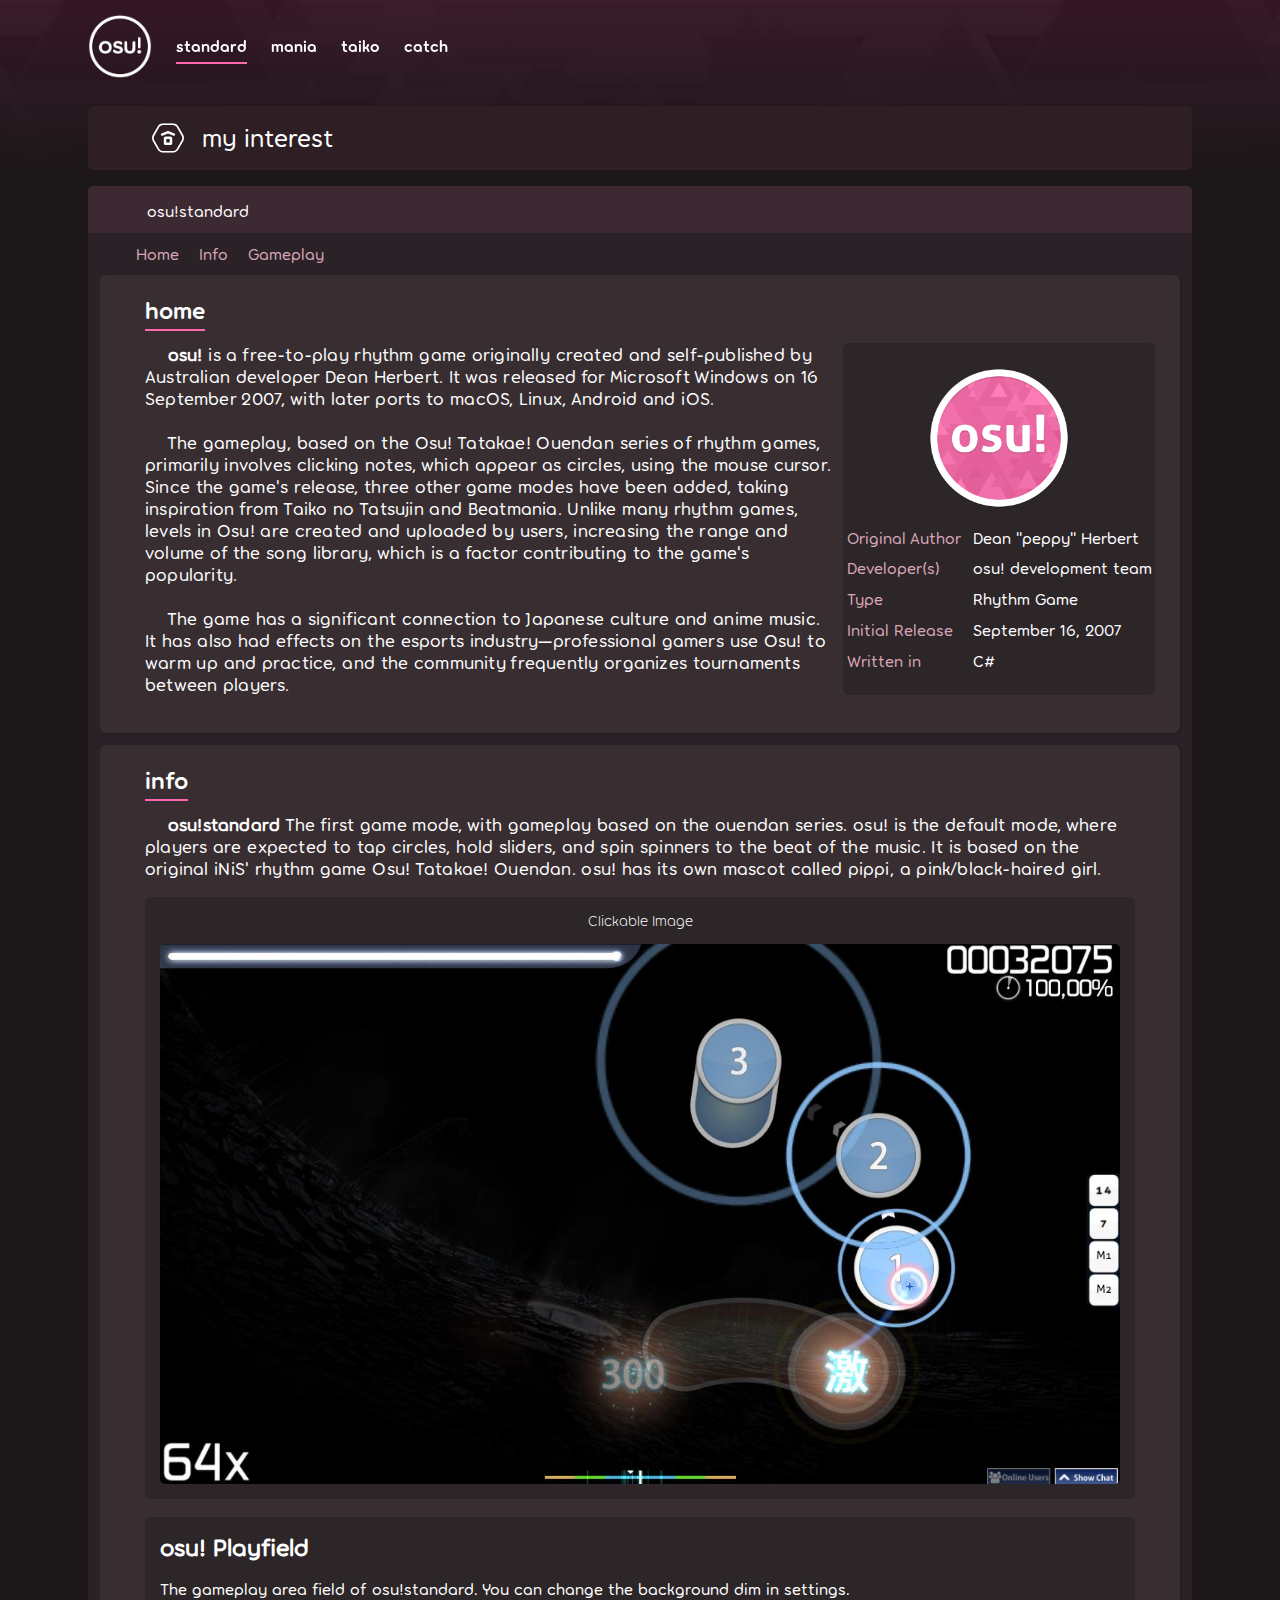
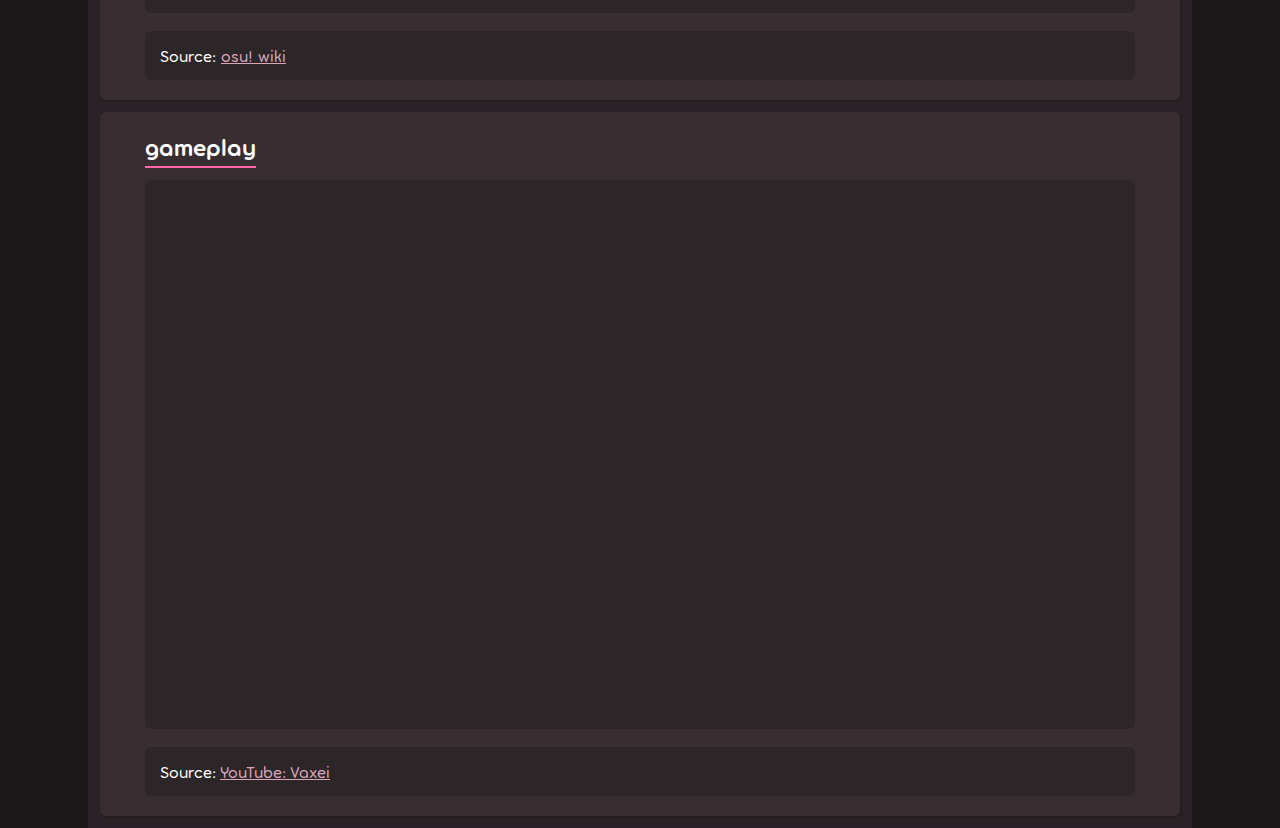
<file: index.html>
<!DOCTYPE html>
<html lang="en">
<head>
    <meta charset="UTF-8">
    <meta name="viewport" content="width=device-width, initial-scale=1.0">
    <title>osu! standard</title>
    <link rel="stylesheet" href="style.css">
</head>
<body>
    <header>
        <nav>
            <ul id="nav-bar">
                <li><img src="./images/logo.png" alt="Logo" id="header-logo"></li>
                <li class="nav-items" id="mode"><a href="index.html">standard</a></li>
                <li class="nav-items"><a href="mania.html">mania</a></li>
                <li class="nav-items"><a href="taiko.html">taiko</a></li>
                <li class="nav-items"><a href="catch.html">catch</a></li>
            </ul>
        </nav>
        <div class="main-page-header">
            <img src="home.svg" alt="home" class="home-logo">
            <p class="main-page-header-text">my interest</p>
        </div>
    </header>
    <main class="main-page">
        <div class="main-page-subheader">
            <p>osu!standard</p>
        </div>
        <section class="main-osu-page">
            <nav>
                <ul>
                    <li><a href="#home" data-offset="41.5">Home</a></li>
                    <li><a href="#info" data-offset="41.5">Info</a></li>
                    <li><a href="#gameplay" data-offset="41.5">Gameplay</a></li>
                </ul>
            </nav>
            <article id="home">
                <h1 class="article-header">home</h1>
                <div id="home-details">
                    <p id="home-content">&nbsp;&nbsp;&nbsp;&nbsp;<b>osu!</b> is a free-to-play rhythm game originally created and self-published by Australian developer Dean Herbert. It was released for Microsoft Windows on 16 September 2007, with later ports to macOS, Linux, Android and iOS. <br><br>&nbsp;&nbsp;&nbsp;&nbsp;The gameplay, based on the Osu! Tatakae! Ouendan series of rhythm games, primarily involves clicking notes, which appear as circles, using the mouse cursor. Since the game's release, three other game modes have been added, taking inspiration from Taiko no Tatsujin and Beatmania. Unlike many rhythm games, levels in Osu! are created and uploaded by users, increasing the range and volume of the song library, which is a factor contributing to the game's popularity.<br><br>&nbsp;&nbsp;&nbsp;&nbsp;The game has a significant connection to Japanese culture and anime music. It has also had effects on the esports industry—professional gamers use Osu! to warm up and practice, and the community frequently organizes tournaments between players.</p>
                    <div id="home-links">
                        <a href="https://osu.ppy.sh/" target="_blank">
                            <img src="./images/osu-icon.png" id="home-osu-icon">
                        </a>
                        <table id="home-table">
                            <tr>
                                <td class="home-table-column-one">Original Author</td>
                                <td>&nbsp;&nbsp;Dean "peppy" Herbert</td>
                            </tr>
                            <tr>
                                <td class="home-table-column-one">Developer(s)</td>
                                <td>&nbsp;&nbsp;osu! development team</td>
                            </tr>
                            <tr>
                                <td class="home-table-column-one">Type</td>
                                <td>&nbsp;&nbsp;Rhythm Game</td>
                            </tr>
                            <tr>
                                <td class="home-table-column-one">Initial Release</td>
                                <td>&nbsp;&nbsp;September 16, 2007</td>
                            </tr>
                            <tr>
                                <td class="home-table-column-one">Written in</td>
                                <td>&nbsp;&nbsp;C#</td>
                            </tr>
                        </table>
                    </div>
                </div>
                <br>
            </article>
            <article id="info">
                <h1 class="article-header">info</h1>
                <p id="info-content">&nbsp;&nbsp;&nbsp;&nbsp;<b>osu!standard</b> The first game mode, with gameplay based on the ouendan series. osu! is the default mode, where players are expected to tap circles, hold sliders, and spin spinners to the beat of the music. It is based on the original iNiS' rhythm game Osu! Tatakae! Ouendan. osu! has its own mascot called pippi, a pink/black-haired girl.</p>
                <br>
                <div id="info-map">
                    <p style="font-size: 0.9rem; padding-bottom: 15px; font-family: Torus-Light;">Clickable Image</p>
                    <img src="./images/osu-gameplay.jpg" usemap="#image-map" alt="Map Image" id="info-image">
                    <map name="image-map">
                        <area target="" alt="Health Bar" title="Health Bar" href="javascript:void(0)" data-target="info" coords="1,1,490,29" shape="rect" onclick="updateInfoDisplay('Health Bar')">
                        <area target="" alt="Cursor" title="Cursor" href="javascript:void(0)" data-target="info" coords="735,327,762,357" shape="rect" onclick="updateInfoDisplay('Cursor')">
                        <area target="" alt="Score" title="Score" href="javascript:void(0)" data-target="info" coords="785,1,1111,31" shape="rect" onclick="updateInfoDisplay('Score')">
                        <area target="" alt="Accuracy" title="Accuracy" href="javascript:void(0)" data-target="info" coords="868,32,1111,54" shape="rect" onclick="updateInfoDisplay('Accuracy')">
                        <area target="" alt="Timer" title="Timer" href="javascript:void(0)" data-target="info" coords="830,32,864,54" shape="rect" onclick="updateInfoDisplay('Timer')">
                        <area target="" alt="Hit Judgement" title="Hit Judgement" href="javascript:void(0)" data-target="info" coords="436,409,501,448" shape="rect" onclick="updateInfoDisplay('Hit Judgement')">
                        <area target="" alt="Hit Judgement" title="Hit Judgement" href="javascript:void(0)" data-target="info" coords="666,409,708,449" shape="rect" onclick="updateInfoDisplay('Hit Judgement')">
                        <area target="" alt="Slider" title="Slider" href="javascript:void(0)" data-target="info" coords="530,70,640,200" shape="rect" onclick="updateInfoDisplay('Slider')">
                        <area target="" alt="Slider" title="Slider" href="javascript:void(0)" data-target="info" coords="487,358,714,482" shape="rect" onclick="updateInfoDisplay('Slider')">
                        <area target="" alt="Hit Circle" title="Hit Circle" href="javascript:void(0)" data-target="info" coords="681,165,759,251" shape="rect" onclick="updateInfoDisplay('Hit Circle')">
                        <area target="" alt="Hit Circle" title="Hit Circle" href="javascript:void(0)" data-target="info" coords="691,284,779,357" shape="rect" onclick="updateInfoDisplay('Hit Circle')">
                        <area target="" alt="Mouse/Keyboard Buttons" title="Mouse/Keyboard Buttons" href="javascript:void(0)" data-target="info" coords="928,229,958,361" shape="rect" onclick="updateInfoDisplay('Mouse/Keyboard Buttons')">
                        <area target="" alt="Combo" title="Combo" href="javascript:void(0)" data-target="info" coords="1,491,96,537" shape="rect" onclick="updateInfoDisplay('Combo')">
                        <area target="" alt="Unstable Rate" title="Unstable Rate" href="javascript:void(0)" data-target="info" coords="384,523,576,540" shape="rect" onclick="updateInfoDisplay('Unstable Rate')">
                        <area target="" alt="osu! Playfield" title="osu! Playfield" href="javascript:void(0)" data-target="info" coords="0,0,960,540" shape="rect" onclick="updateInfoDisplay('osu! Playfield')">
                    </map>
                </div>
                <br>
                <div id="info-details">
                    <b><p id="info-title">osu! Playfield</p></b><br>
                    <p id="info-display">The gameplay area field of osu!standard. You can change the background dim in settings.</p>
                </div>
                <br>
                <div id="info-source">
                    <p>Source: <a href="https://osu.ppy.sh/wiki/en/Game_mode/osu!" target="_blank" style="color: #D9A6B9;">osu! wiki</a></p> 
                </div>
            </article>
            <article id="gameplay">
                <h1 class="article-header">gameplay</h1>
                <div id="gameplay-video">
                    <iframe width="880" height="495" src="https://www.youtube.com/embed/RTBcxlUdOHI" title="8.6⭐ katayoku no tori // FC 735pp" frameborder="0" allow="accelerometer; autoplay; clipboard-write; encrypted-media; gyroscope; picture-in-picture; web-share" referrerpolicy="strict-origin-when-cross-origin" allowfullscreen></iframe>
                </div>
                <br>
                <div id="info-source">
                    <p>Source: <a href="https://youtu.be/RTBcxlUdOHI" target="_blank" style="color: #D9A6B9;">YouTube: Vaxei</a></p> 
                </div>
            </article>
        </section>
    </main>


    <script src="script.js"></script>
</body>
</html>
</file>
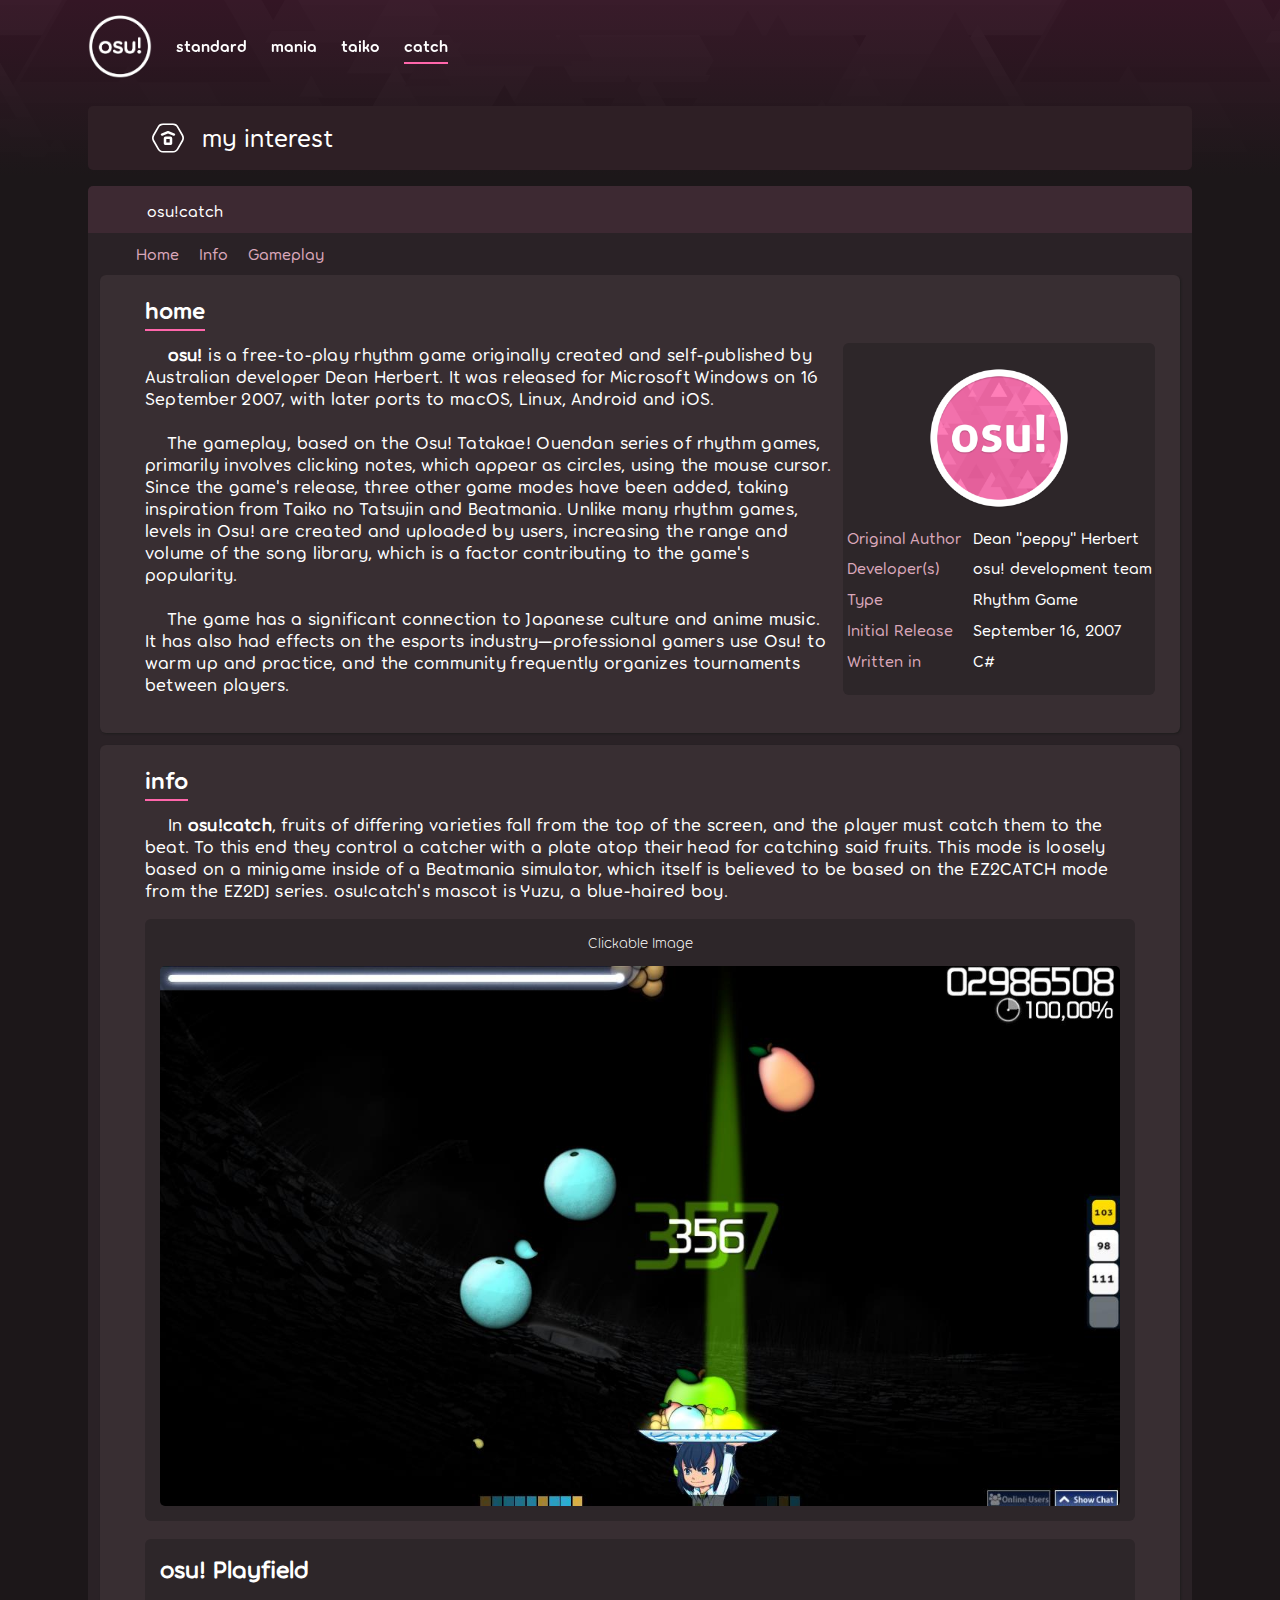
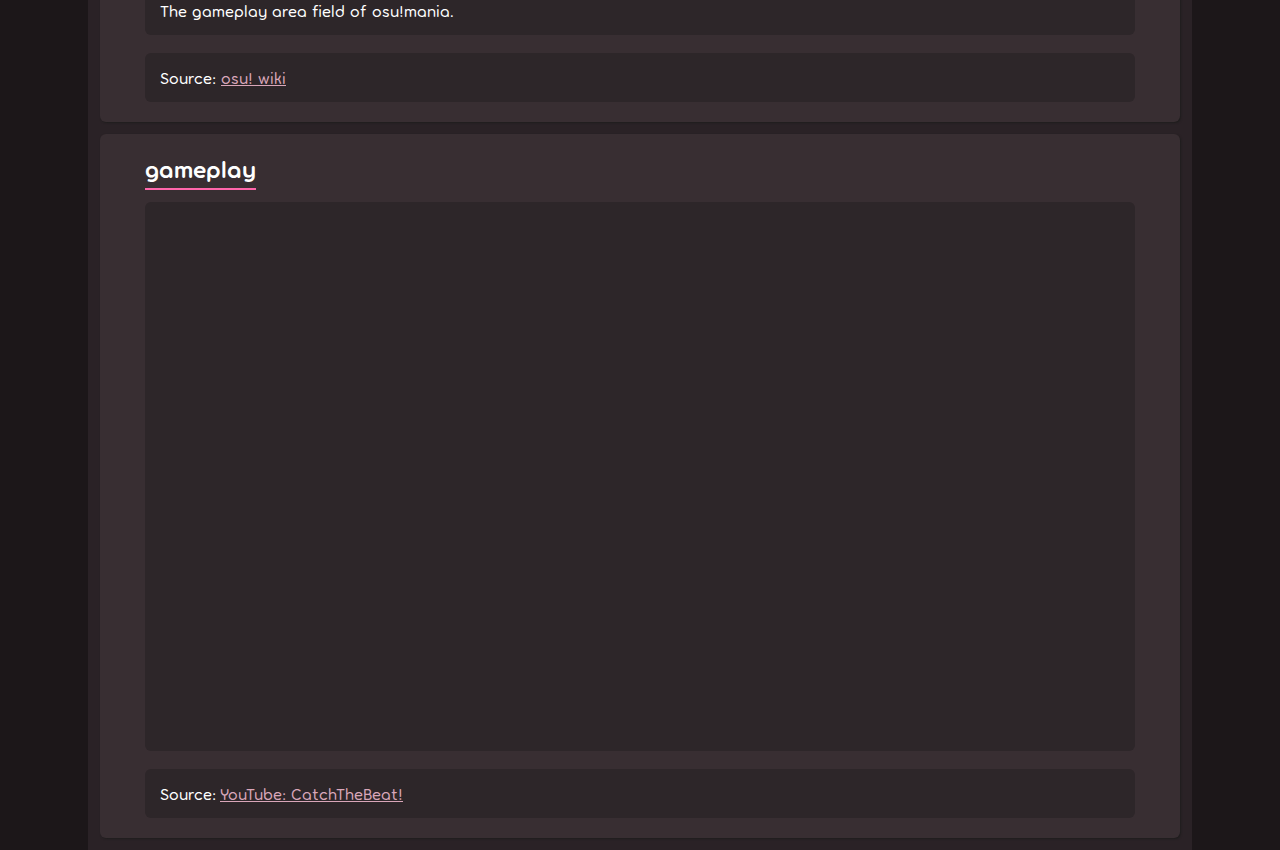
<file: catch.html>
<!DOCTYPE html>
<html lang="en">
<head>
    <meta charset="UTF-8">
    <meta name="viewport" content="width=device-width, initial-scale=1.0">
    <title>osu! catch</title>
    <link rel="stylesheet" href="style.css">
</head>
<body>
    <header>
        <nav>
            <ul id="nav-bar">
                <li><img src="./images/logo.png" alt="Logo" id="header-logo"></li>
                <li class="nav-items"><a href="index.html">standard</a></li>
                <li class="nav-items"><a href="mania.html">mania</a></li>
                <li class="nav-items"><a href="taiko.html">taiko</a></li>
                <li class="nav-items" id="mode"><a href="catch.html">catch</a></li>
            </ul>
        </nav>
        <div class="main-page-header">
            <img src="home.svg" alt="home" class="home-logo">
            <p class="main-page-header-text">my interest</p>
        </div>
    </header>
    <main class="main-page">
        <div class="main-page-subheader">
            <p>osu!catch</p>
        </div>
        <section class="main-osu-page">
            <nav>
                <ul>
                    <li><a href="#home" data-offset="41.5">Home</a></li>
                    <li><a href="#info" data-offset="41.5">Info</a></li>
                    <li><a href="#gameplay" data-offset="41.5">Gameplay</a></li>
                </ul>
            </nav>
            <article id="home">
                <h1 class="article-header">home</h1>
                <div id="home-details">
                    <p id="home-content">&nbsp;&nbsp;&nbsp;&nbsp;<b>osu!</b> is a free-to-play rhythm game originally created and self-published by Australian developer Dean Herbert. It was released for Microsoft Windows on 16 September 2007, with later ports to macOS, Linux, Android and iOS. <br><br>&nbsp;&nbsp;&nbsp;&nbsp;The gameplay, based on the Osu! Tatakae! Ouendan series of rhythm games, primarily involves clicking notes, which appear as circles, using the mouse cursor. Since the game's release, three other game modes have been added, taking inspiration from Taiko no Tatsujin and Beatmania. Unlike many rhythm games, levels in Osu! are created and uploaded by users, increasing the range and volume of the song library, which is a factor contributing to the game's popularity.<br><br>&nbsp;&nbsp;&nbsp;&nbsp;The game has a significant connection to Japanese culture and anime music. It has also had effects on the esports industry—professional gamers use Osu! to warm up and practice, and the community frequently organizes tournaments between players.</p>
                    <div id="home-links">
                        <a href="https://osu.ppy.sh/" target="_blank">
                            <img src="./images/osu-icon.png" id="home-osu-icon">
                        </a>
                        <table id="home-table">
                            <tr>
                                <td class="home-table-column-one">Original Author</td>
                                <td>&nbsp;&nbsp;Dean "peppy" Herbert</td>
                            </tr>
                            <tr>
                                <td class="home-table-column-one">Developer(s)</td>
                                <td>&nbsp;&nbsp;osu! development team</td>
                            </tr>
                            <tr>
                                <td class="home-table-column-one">Type</td>
                                <td>&nbsp;&nbsp;Rhythm Game</td>
                            </tr>
                            <tr>
                                <td class="home-table-column-one">Initial Release</td>
                                <td>&nbsp;&nbsp;September 16, 2007</td>
                            </tr>
                            <tr>
                                <td class="home-table-column-one">Written in</td>
                                <td>&nbsp;&nbsp;C#</td>
                            </tr>
                        </table>
                    </div>
                </div>
                <br>
            </article>
            <article id="info">
                <h1 class="article-header">info</h1>
                <p id="info-content">&nbsp;&nbsp;&nbsp;&nbsp;In <b>osu!catch</b>, fruits of differing varieties fall from the top of the screen, and the player must catch them to the beat. To this end they control a catcher with a plate atop their head for catching said fruits. This mode is loosely based on a minigame inside of a Beatmania simulator, which itself is believed to be based on the EZ2CATCH mode from the EZ2DJ series. osu!catch's mascot is Yuzu, a blue-haired boy.
                </p>
                <br>
                <div id="info-map">
                    <p style="font-size: 0.9rem; padding-bottom: 15px; font-family: Torus-Light;">Clickable Image</p>
                    <img src="./images/osu-catch-gameplay.jpg" usemap="#image-map" alt="Map Image" id="info-image">
                    <map name="image-map">
                        <area target="" alt="Health Bar" title="Health Bar" href="javascript:void(0)" data-target="info" coords="1,1,490,29" shape="rect" onclick="updateInfoDisplay('Health Bar')">
                        <area target="" alt="Score" title="Score" href="javascript:void(0)" data-target="info" coords="785,1,1111,31" shape="rect" onclick="updateInfoDisplay('Score')">
                        <area target="" alt="Accuracy" title="Accuracy" href="javascript:void(0)" data-target="info" coords="868,32,1111,54" shape="rect" onclick="updateInfoDisplay('Accuracy')">
                        <area target="" alt="Timer" title="Timer" href="javascript:void(0)" data-target="info" coords="830,32,864,54" shape="rect" onclick="updateInfoDisplay('Timer')">
                        <area target="" alt="Mouse/Keyboard Buttons" title="Mouse/Keyboard Buttons" href="javascript:void(0)" data-target="info" coords="928,229,958,361" shape="rect" onclick="updateInfoDisplay('Mouse/Keyboard Buttons')">
                        <area target="" alt="Combo" title="Combo" href="javascript:void(0)" data-target="info" coords="475,239,616,301" shape="rect" onclick="updateInfoDisplay('Combo')">
                        <area target="" alt="Unstable Rate" title="Unstable Rate" href="javascript:void(0)" data-target="info" coords="318,527,640,540" shape="rect" onclick="updateInfoDisplay('Unstable Rate ')">
                        <area target="" alt="Plate" title="Plate" href="javascript:void(0)" data-target="info" coords="479,463,616,540" shape="rect" onclick="updateInfoDisplay('Plate')">
                        <area target="" alt="Fruits" title="Fruits" href="javascript:void(0)" data-target="info" coords="462,0,500,31" shape="rect" onclick="updateInfoDisplay('Fruits')">
                        <area target="" alt="Fruits" title="Fruits" href="javascript:void(0)" data-target="info" coords="591,83,651,147" shape="rect" onclick="updateInfoDisplay('Fruits')">
                        <area target="" alt="Fruits" title="Fruits" href="javascript:void(0)" data-target="info" coords="383,189,450,253" shape="rect" onclick="updateInfoDisplay('Fruits')">
                        <area target="" alt="Fruits" title="Fruits" href="javascript:void(0)" data-target="info" coords="298,297,369,362" shape="rect" onclick="updateInfoDisplay('Fruits')">
                        <area target="" alt="Fruits" title="Fruits" href="javascript:void(0)" data-target="info" coords="501,408,570,470" shape="rect" onclick="updateInfoDisplay('Fruits')">
                        <area target="" alt="osu! Playfield" title="osu! Playfield" href="javascript:void(0)" data-target="info" coords="0,0,960,540" shape="rect" onclick="updateInfoDisplay('osu! Playfield')">
                    </map>
                </div>
                <br>
                <div id="info-details">
                    <b><p id="info-title">osu! Playfield</p></b><br>
                    <p id="info-display">The gameplay area field of osu!mania.</p>
                </div>
                <br>
                <div id="info-source">
                    <p>Source: <a href="https://osu.ppy.sh/wiki/en/Game_mode/osu%21mania" target="_blank" style="color: #D9A6B9;">osu! wiki</a></p> 
                </div>
            </article>
            <article id="gameplay">
                <h1 class="article-header">gameplay</h1>
                <div id="gameplay-video">
                    <iframe width="880" height="495" src="https://www.youtube.com/embed/SKUwguQQz2E" title="osu!catch | Karym | Chroma - I [AI] 99.93% FC #1 1331pp" frameborder="0" allow="accelerometer; autoplay; clipboard-write; encrypted-media; gyroscope; picture-in-picture; web-share" referrerpolicy="strict-origin-when-cross-origin" allowfullscreen></iframe>
                </div>
                <br>
                <div id="info-source">
                    <p>Source: <a href="https://youtu.be/SKUwguQQz2E" target="_blank" style="color: #D9A6B9;">YouTube: CatchTheBeat!</a></p> 
                </div>
            </article>
        </section>
    </main>


    <script src="script.js"></script>
</body>
</html>
</file>
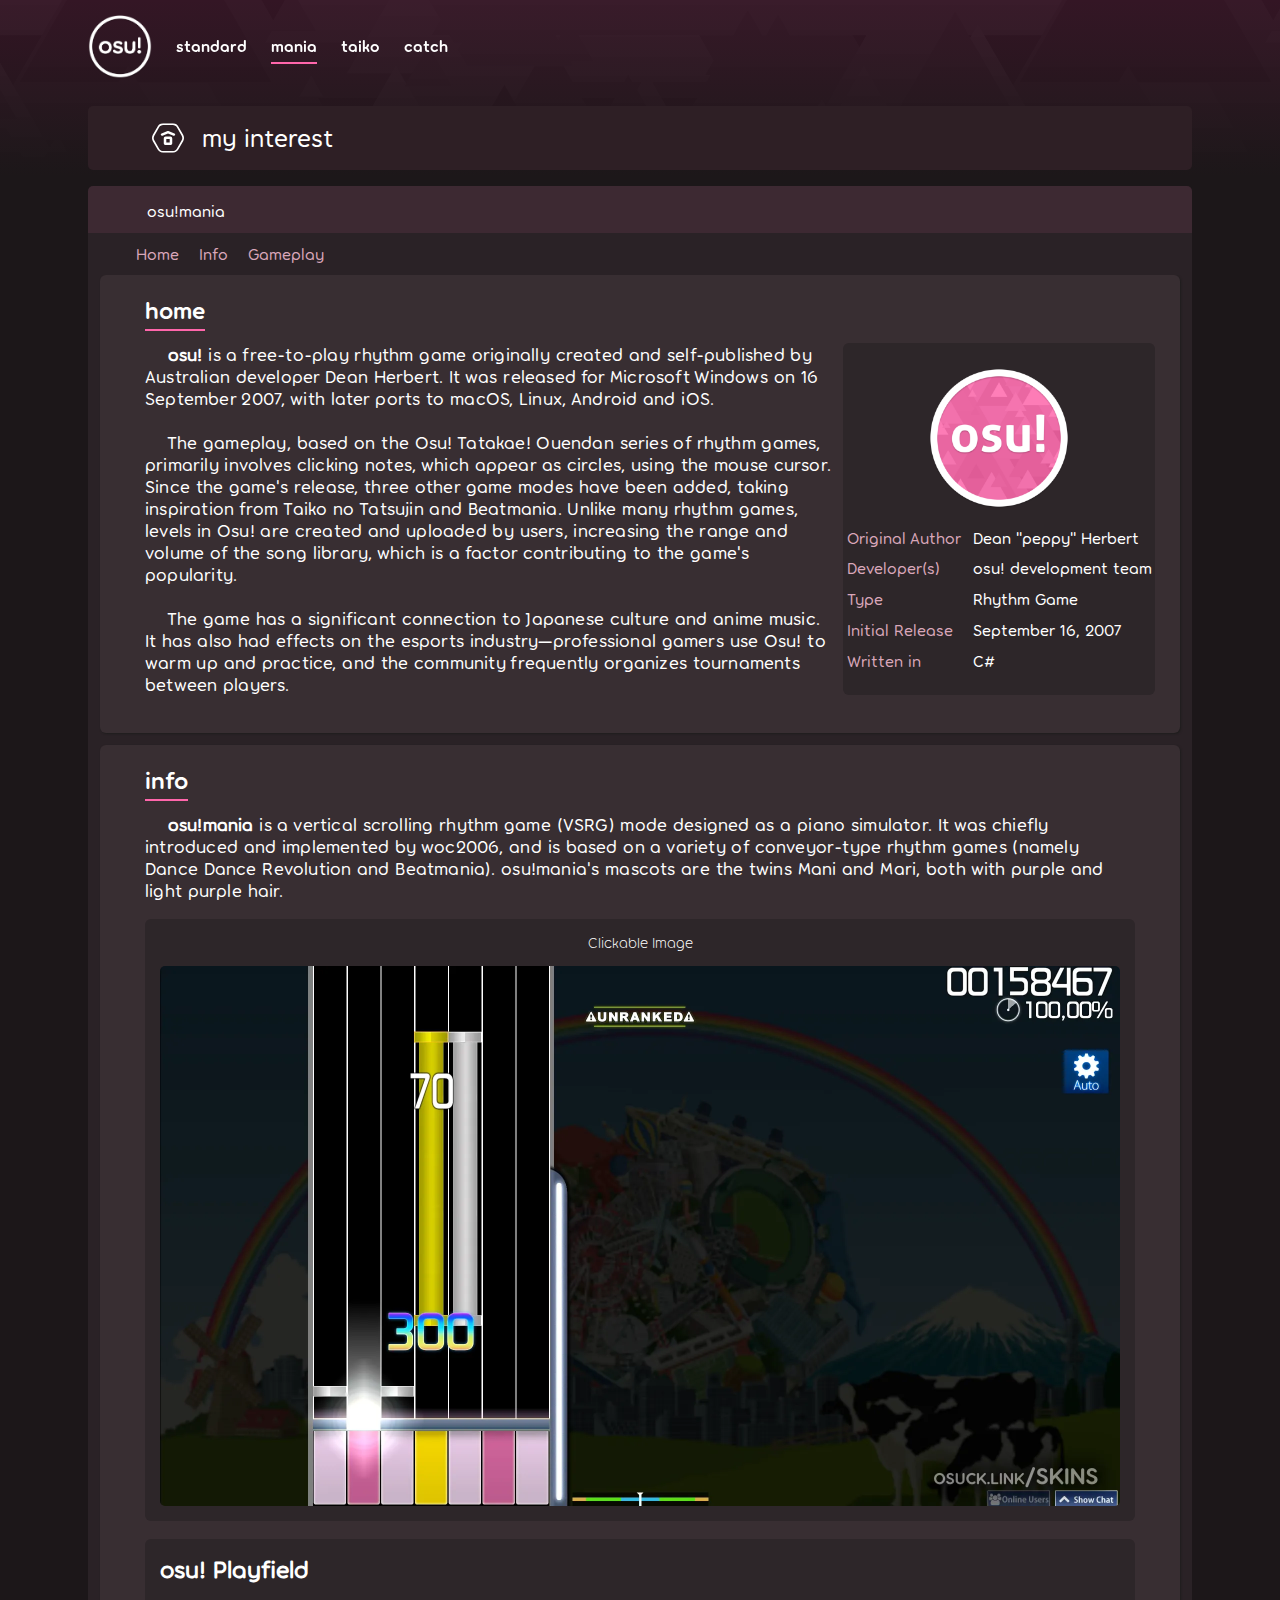
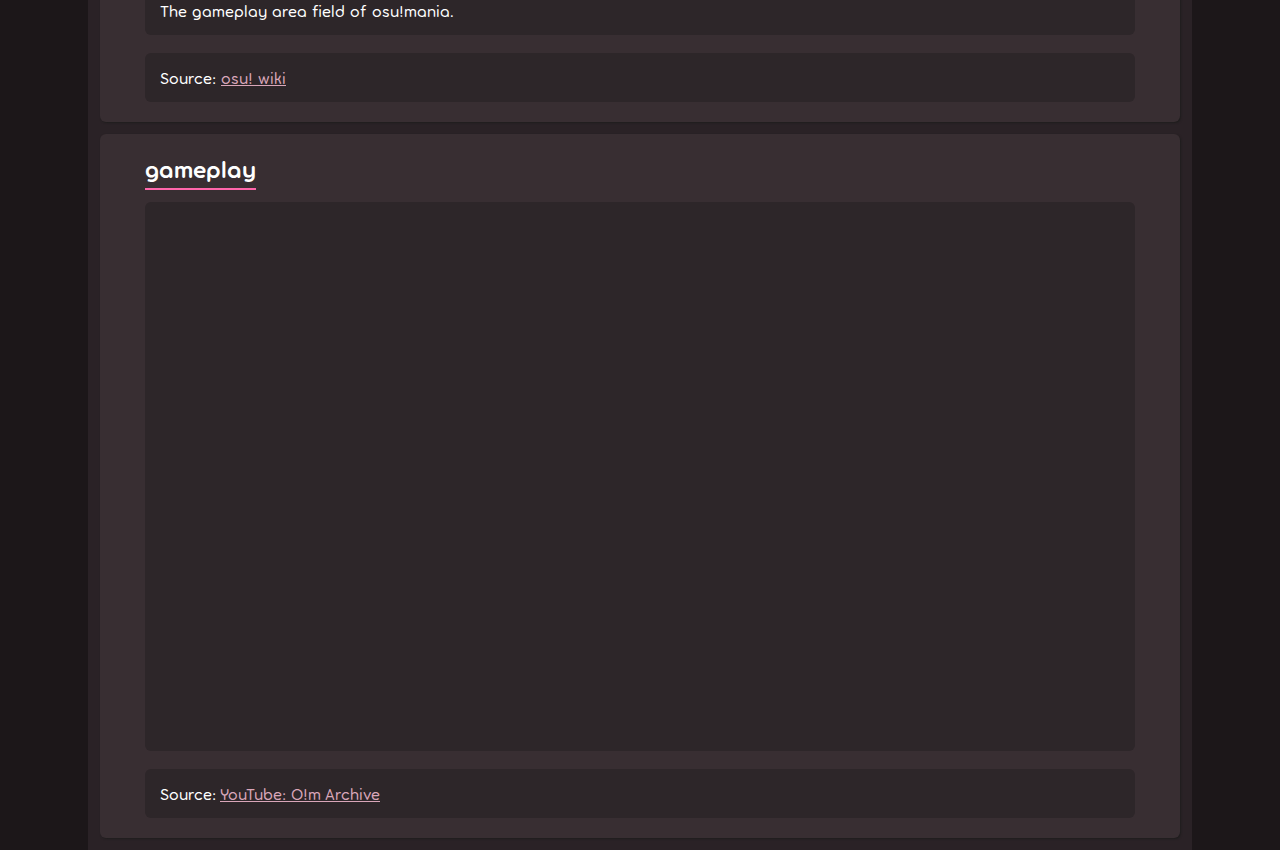
<file: mania.html>
<!DOCTYPE html>
<html lang="en">
<head>
    <meta charset="UTF-8">
    <meta name="viewport" content="width=device-width, initial-scale=1.0">
    <title>osu! mania</title>
    <link rel="stylesheet" href="style.css">
</head>
<body>
    <header>
        <nav>
            <ul id="nav-bar">
                <li><img src="./images/logo.png" alt="Logo" id="header-logo"></li>
                <li class="nav-items"><a href="index.html">standard</a></li>
                <li class="nav-items" id="mode"><a href="mania.html">mania</a></li>
                <li class="nav-items"><a href="taiko.html">taiko</a></li>
                <li class="nav-items"><a href="catch.html">catch</a></li>
            </ul>
        </nav>
        <div class="main-page-header">
            <img src="home.svg" alt="home" class="home-logo">
            <p class="main-page-header-text">my interest</p>
        </div>
    </header>
    <main class="main-page">
        <div class="main-page-subheader">
            <p>osu!mania</p>
        </div>
        <section class="main-osu-page">
            <nav>
                <ul>
                    <li><a href="#home" data-offset="41.5">Home</a></li>
                    <li><a href="#info" data-offset="41.5">Info</a></li>
                    <li><a href="#gameplay" data-offset="41.5">Gameplay</a></li>
                </ul>
            </nav>
            <article id="home">
                <h1 class="article-header">home</h1>
                <div id="home-details">
                    <p id="home-content">&nbsp;&nbsp;&nbsp;&nbsp;<b>osu!</b> is a free-to-play rhythm game originally created and self-published by Australian developer Dean Herbert. It was released for Microsoft Windows on 16 September 2007, with later ports to macOS, Linux, Android and iOS. <br><br>&nbsp;&nbsp;&nbsp;&nbsp;The gameplay, based on the Osu! Tatakae! Ouendan series of rhythm games, primarily involves clicking notes, which appear as circles, using the mouse cursor. Since the game's release, three other game modes have been added, taking inspiration from Taiko no Tatsujin and Beatmania. Unlike many rhythm games, levels in Osu! are created and uploaded by users, increasing the range and volume of the song library, which is a factor contributing to the game's popularity.<br><br>&nbsp;&nbsp;&nbsp;&nbsp;The game has a significant connection to Japanese culture and anime music. It has also had effects on the esports industry—professional gamers use Osu! to warm up and practice, and the community frequently organizes tournaments between players.</p>
                    <div id="home-links">
                        <a href="https://osu.ppy.sh/" target="_blank">
                            <img src="./images/osu-icon.png" id="home-osu-icon">
                        </a>
                        <table id="home-table">
                            <tr>
                                <td class="home-table-column-one">Original Author</td>
                                <td>&nbsp;&nbsp;Dean "peppy" Herbert</td>
                            </tr>
                            <tr>
                                <td class="home-table-column-one">Developer(s)</td>
                                <td>&nbsp;&nbsp;osu! development team</td>
                            </tr>
                            <tr>
                                <td class="home-table-column-one">Type</td>
                                <td>&nbsp;&nbsp;Rhythm Game</td>
                            </tr>
                            <tr>
                                <td class="home-table-column-one">Initial Release</td>
                                <td>&nbsp;&nbsp;September 16, 2007</td>
                            </tr>
                            <tr>
                                <td class="home-table-column-one">Written in</td>
                                <td>&nbsp;&nbsp;C#</td>
                            </tr>
                        </table>
                    </div>
                </div>
                <br>
            </article>
            <article id="info">
                <h1 class="article-header">info</h1>
                <p id="info-content">&nbsp;&nbsp;&nbsp;&nbsp;<b>osu!mania</b> is a vertical scrolling rhythm game (VSRG) mode designed as a piano simulator. It was chiefly introduced and implemented by woc2006, and is based on a variety of conveyor-type rhythm games (namely Dance Dance Revolution and Beatmania). osu!mania's mascots are the twins Mani and Mari, both with purple and light purple hair.
                </p>
                <br>
                <div id="info-map">
                    <p style="font-size: 0.9rem; padding-bottom: 15px; font-family: Torus-Light;">Clickable Image</p>
                    <img src="./images/osu-mania-gameplay.jpg" usemap="#image-map" alt="Map Image" id="info-image">
                    <map name="image-map">
                        <area target="" alt="Health Bar" title="Health Bar" href="javascript:void(0)" data-target="info" coords="391,202,407,540" shape="rect" onclick="updateInfoDisplay('Health Bar ')">
                        <area target="" alt="Score" title="Score" href="javascript:void(0)" data-target="info" coords="785,1,1111,31" shape="rect" onclick="updateInfoDisplay('Score ')">
                        <area target="" alt="Accuracy" title="Accuracy" href="javascript:void(0)" data-target="info" coords="868,32,1111,54" shape="rect" onclick="updateInfoDisplay('Accuracy')">
                        <area target="" alt="Timer" title="Timer" href="javascript:void(0)" data-target="info" coords="830,32,864,54" shape="rect" onclick="updateInfoDisplay('Timer')">
                        <area target="" alt="Combo" title="Combo" href="javascript:void(0)" data-target="info" coords="250,107,293,143" shape="rect" onclick="updateInfoDisplay('Combo')">
                        <area target="" alt="Hit Judgement" title="Hit Judgement" href="javascript:void(0)" data-target="info" coords="228,346,313,384" shape="rect" onclick="updateInfoDisplay('Hit Judgement')">
                        <area target="" alt="Hold Notes" title="Hold Notes" href="javascript:void(0)" data-target="info" coords="254,65,321,359" shape="rect" onclick="updateInfoDisplay('Hold Notes')">
                        <area target="" alt="Unstable Rate" title="Unstable Rate" href="javascript:void(0)" data-target="info" coords="412,527,547,540" shape="rect" onclick="updateInfoDisplay('Unstable Rate')">
                        <area target="" alt="Judgement Line" title="Judgement Line" href="javascript:void(0)" data-target="info" coords="153,451,389,464" shape="rect" onclick="updateInfoDisplay('Judgement Line')">
                        <area target="" alt="Mania Tiles" title="Mania Tiles" href="javascript:void(0)" data-target="info" coords="154,465,388,538" shape="rect" onclick="updateInfoDisplay('Mania Tiles')">
                        <area target="" alt="Mods" title="Mods" href="javascript:void(0)" data-target="info" coords="903,84,948,127" shape="rect" onclick="updateInfoDisplay('Mods')">
                        <area target="" alt="Mania Notes" title="Mania Notes" href="javascript:void(0)" data-target="info" coords="153,420,186,430" shape="rect" onclick="updateInfoDisplay('Mania Notes')">
                        <area target="" alt="Mania Notes" title="Mania Notes" href="javascript:void(0)" data-target="info" coords="220,420,253,430" shape="rect" onclick="updateInfoDisplay('Mania Notes')">
                        <area target="" alt="osu! Playfield" title="osu! Playfield" href="javascript:void(0)" data-target="info" coords="148,0,388,540" shape="rect" onclick="updateInfoDisplay('osu! Playfield ')">
                        <area target="" alt="Background" title="Background" href="javascript:void(0)" data-target="info" coords="0,0,960,540" shape="rect" onclick="updateInfoDisplay('Background')">
                    </map>
                </div>
                <br>
                <div id="info-details">
                    <b><p id="info-title">osu! Playfield</p></b><br>
                    <p id="info-display">The gameplay area field of osu!mania.</p>
                </div>
                <br>
                <div id="info-source">
                    <p>Source: <a href="https://osu.ppy.sh/wiki/en/Game_mode/osu%21mania" target="_blank" style="color: #D9A6B9;">osu! wiki</a></p> 
                </div>
            </article>
            <article id="gameplay">
                <h1 class="article-header">gameplay</h1>
                <div id="gameplay-video">
                    <iframe width="880" height="495" src="https://www.youtube.com/embed/NNlHYuA6-Cw" title="Jakads | penoreri -  Monochrome and Vivid + NC | 99,52% 1.437pp  -osu!mania" frameborder="0" allow="accelerometer; autoplay; clipboard-write; encrypted-media; gyroscope; picture-in-picture; web-share" referrerpolicy="strict-origin-when-cross-origin" allowfullscreen></iframe>
                </div>
                <br>
                <div id="info-source">
                    <p>Source: <a href="https://youtu.be/NNlHYuA6-Cw" target="_blank" style="color: #D9A6B9;">YouTube: O!m Archive</a></p> 
                </div>
            </article>
        </section>
    </main>


    <script src="script.js"></script>
</body>
</html>
</file>
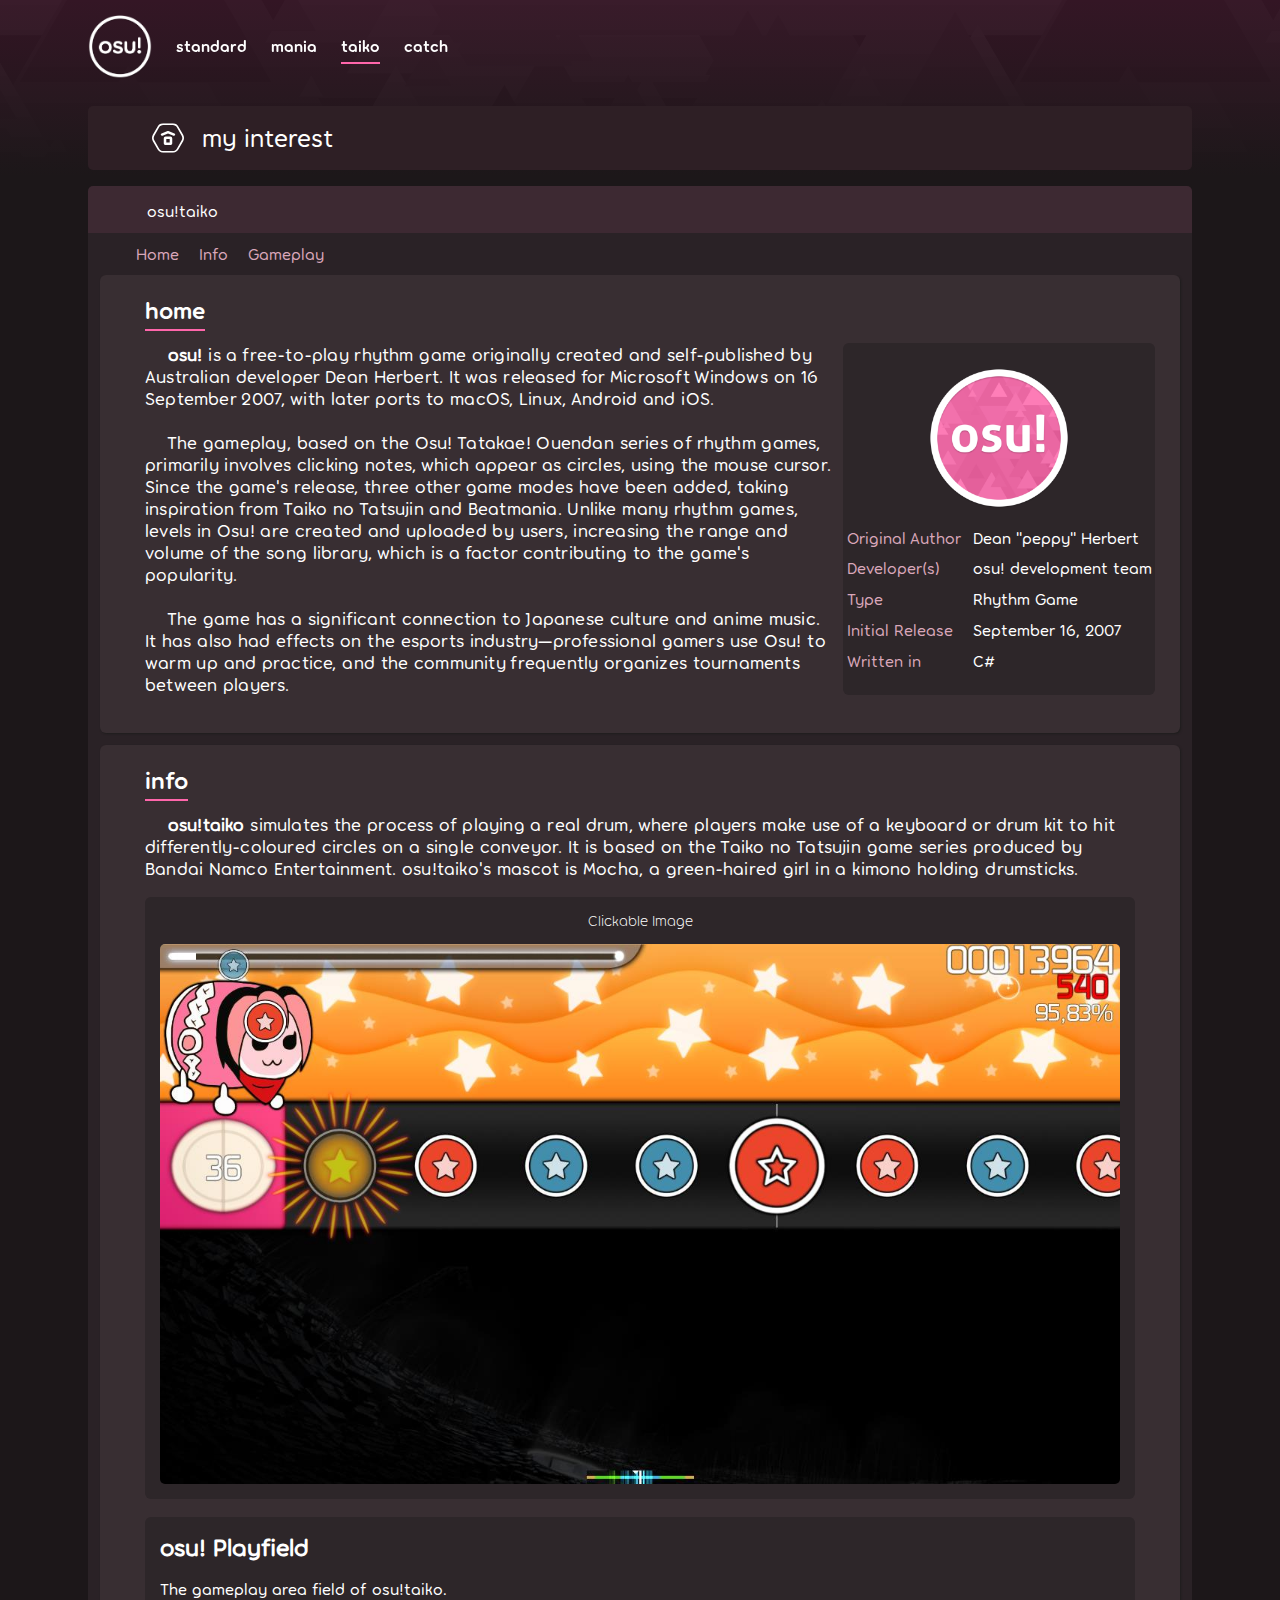
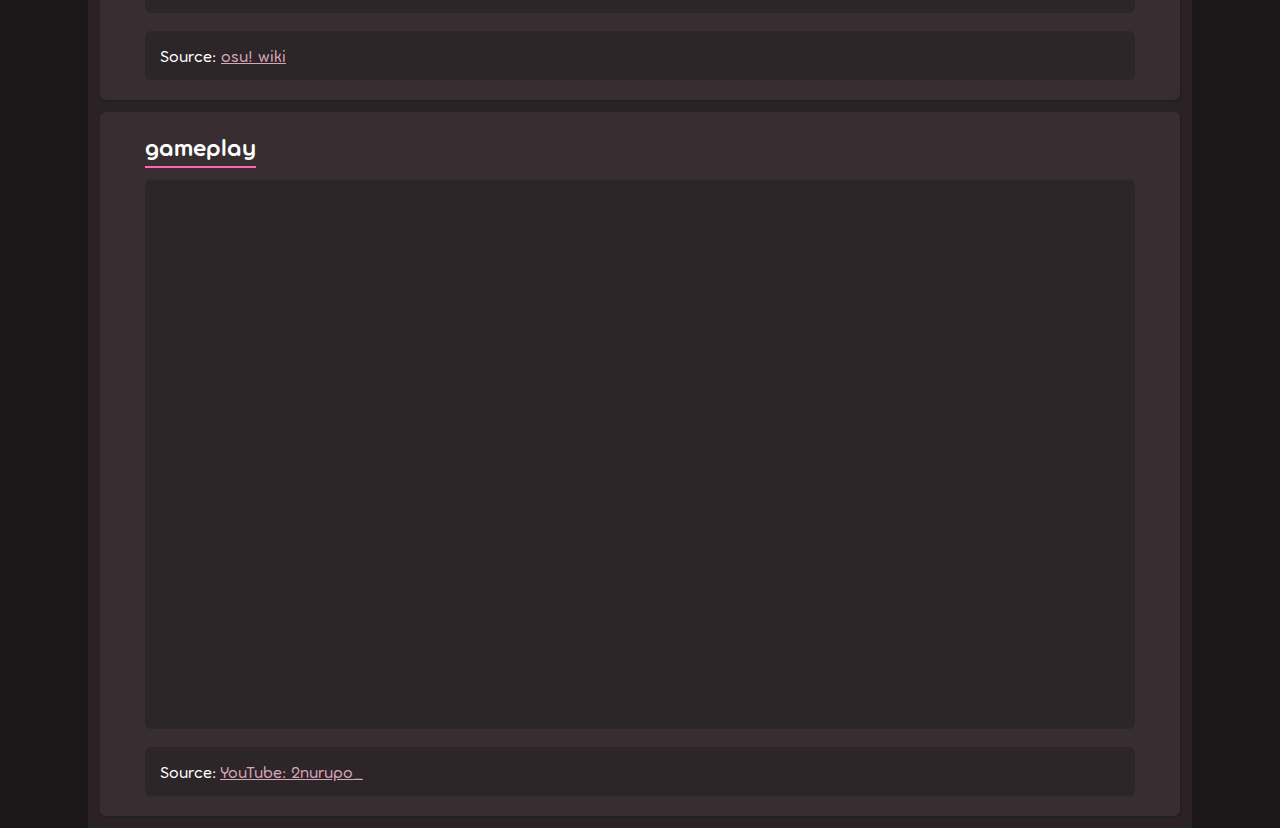
<file: taiko.html>
<!DOCTYPE html>
<html lang="en">
<head>
    <meta charset="UTF-8">
    <meta name="viewport" content="width=device-width, initial-scale=1.0">
    <title>osu! taiko</title>
    <link rel="stylesheet" href="style.css">
</head>
<body>
    <header>
        <nav>
            <ul id="nav-bar">
                <li><img src="./images/logo.png" alt="Logo" id="header-logo"></li>
                <li class="nav-items"><a href="index.html">standard</a></li>
                <li class="nav-items"><a href="mania.html">mania</a></li>
                <li class="nav-items" id="mode"><a href="taiko.html">taiko</a></li>
                <li class="nav-items"><a href="catch.html">catch</a></li>
            </ul>
        </nav>
        <div class="main-page-header">
            <img src="home.svg" alt="home" class="home-logo">
            <p class="main-page-header-text">my interest</p>
        </div>
    </header>
    <main class="main-page">
        <div class="main-page-subheader">
            <p>osu!taiko</p>
        </div>
        <section class="main-osu-page">
            <nav>
                <ul>
                    <li><a href="#home" data-offset="41.5">Home</a></li>
                    <li><a href="#info" data-offset="41.5">Info</a></li>
                    <li><a href="#gameplay" data-offset="41.5">Gameplay</a></li>
                </ul>
            </nav>
            <article id="home">
                <h1 class="article-header">home</h1>
                <div id="home-details">
                    <p id="home-content">&nbsp;&nbsp;&nbsp;&nbsp;<b>osu!</b> is a free-to-play rhythm game originally created and self-published by Australian developer Dean Herbert. It was released for Microsoft Windows on 16 September 2007, with later ports to macOS, Linux, Android and iOS. <br><br>&nbsp;&nbsp;&nbsp;&nbsp;The gameplay, based on the Osu! Tatakae! Ouendan series of rhythm games, primarily involves clicking notes, which appear as circles, using the mouse cursor. Since the game's release, three other game modes have been added, taking inspiration from Taiko no Tatsujin and Beatmania. Unlike many rhythm games, levels in Osu! are created and uploaded by users, increasing the range and volume of the song library, which is a factor contributing to the game's popularity.<br><br>&nbsp;&nbsp;&nbsp;&nbsp;The game has a significant connection to Japanese culture and anime music. It has also had effects on the esports industry—professional gamers use Osu! to warm up and practice, and the community frequently organizes tournaments between players.</p>
                    <div id="home-links">
                        <a href="https://osu.ppy.sh/" target="_blank">
                            <img src="./images/osu-icon.png" id="home-osu-icon">
                        </a>
                        <table id="home-table">
                            <tr>
                                <td class="home-table-column-one">Original Author</td>
                                <td>&nbsp;&nbsp;Dean "peppy" Herbert</td>
                            </tr>
                            <tr>
                                <td class="home-table-column-one">Developer(s)</td>
                                <td>&nbsp;&nbsp;osu! development team</td>
                            </tr>
                            <tr>
                                <td class="home-table-column-one">Type</td>
                                <td>&nbsp;&nbsp;Rhythm Game</td>
                            </tr>
                            <tr>
                                <td class="home-table-column-one">Initial Release</td>
                                <td>&nbsp;&nbsp;September 16, 2007</td>
                            </tr>
                            <tr>
                                <td class="home-table-column-one">Written in</td>
                                <td>&nbsp;&nbsp;C#</td>
                            </tr>
                        </table>
                    </div>
                </div>
                <br>
            </article>
            <article id="info">
                <h1 class="article-header">info</h1>
                <p id="info-content">&nbsp;&nbsp;&nbsp;&nbsp;<b>osu!taiko</b> simulates the process of playing a real drum, where players make use of a keyboard or drum kit to hit differently-coloured circles on a single conveyor. It is based on the Taiko no Tatsujin game series produced by Bandai Namco Entertainment. osu!taiko's mascot is Mocha, a green-haired girl in a kimono holding drumsticks.
                </p>
                <br>
                <div id="info-map">
                    <p style="font-size: 0.9rem; padding-bottom: 15px; font-family: Torus-Light;">Clickable Image</p>
                    <img src="./images/osu-taiko-gameplay.jpg" usemap="#image-map" alt="Map Image" id="info-image">
                    <map name="image-map">
                        <area target="" alt="Health Bar" title="Health Bar" href="javascript:void(0)" data-target="info" coords="0,0,468,25" shape="rect" onclick="updateInfoDisplay('Health Bar  ')">
                        <area target="" alt="Score" title="Score" href="javascript:void(0)" data-target="info" coords="785,1,1111,31" shape="rect" onclick="updateInfoDisplay('Score')">
                        <area target="" alt="Hit Judgement" title="Hit Judgement" href="javascript:void(0)" data-target="info" coords="868,32,1111,54" shape="rect" onclick="updateInfoDisplay('Hit Judgement  ')">
                        <area target="" alt="Accuracy" title="Accuracy" href="javascript:void(0)" data-target="info" coords="875,60,952,77" shape="rect" onclick="updateInfoDisplay('Accuracy')">
                        <area target="" alt="Timer" title="Timer" href="javascript:void(0)" data-target="info" coords="830,32,864,54" shape="rect" onclick="updateInfoDisplay('Timer')">
                        <area target="" alt="Combo" title="Combo" href="javascript:void(0)" data-target="info" coords="46,210,80,234" shape="rect" onclick="updateInfoDisplay('Combo  ')">
                        <area target="" alt="Keyboard Buttons  " title="Keyboard Buttons" href="javascript:void(0)" data-target="info" coords="13,180,109,265" shape="rect" onclick="updateInfoDisplay('Keyboard Buttons  ')">
                        <area target="" alt="Judgement Line" title="Judgement Line" href="javascript:void(0)" data-target="info" coords="143,189,215,256    " shape="rect" onclick="updateInfoDisplay('Judgement Line')">
                        <area target="" alt="Unstable Rate" title="Unstable Rate" href="javascript:void(0)" data-target="info" coords="412,527,547,540" shape="rect" onclick="updateInfoDisplay('Unstable Rate')">
                        <area target="" alt="Taiko Notes" title="Taiko Notes" href="javascript:void(0)" data-target="info" coords="254,193,317,252" shape="rect" onclick="updateInfoDisplay('Taiko Notes')">
                        <area target="" alt="Taiko Notes" title="Taiko Notes" href="javascript:void(0)" data-target="info" coords="364,193,427,252" shape="rect" onclick="updateInfoDisplay('Taiko Notes')">
                        <area target="" alt="Taiko Notes" title="Taiko Notes" href="javascript:void(0)" data-target="info" coords="475,193,538,252" shape="rect" onclick="updateInfoDisplay('Taiko Notes')">
                        <area target="" alt="Taiko Notes" title="Taiko Notes" href="javascript:void(0)" data-target="info" coords="568,176,665,268" shape="rect" onclick="updateInfoDisplay('Taiko Notes')">
                        <area target="" alt="Taiko Notes" title="Taiko Notes" href="javascript:void(0)" data-target="info" coords="695,193,758,252" shape="rect" onclick="updateInfoDisplay('Taiko Notes')">
                        <area target="" alt="Taiko Notes" title="Taiko Notes" href="javascript:void(0)" data-target="info" coords="806,193,870,252" shape="rect" onclick="updateInfoDisplay('Taiko Notes')">
                        <area target="" alt="Taiko Notes" title="Taiko Notes" href="javascript:void(0)" data-target="info" coords="915,193,960,252" shape="rect" onclick="updateInfoDisplay('Taiko Notes')">
                        <area target="" alt="osu! Playfield" title="osu! Playfield" href="javascript:void(0)" data-target="info" coords="0,159,960,283" shape="rect" onclick="updateInfoDisplay('osu! Playfield  ')">
                        <area target="" alt="Background" title="Background" href="javascript:void(0)" data-target="info" coords="0,282,960,540" shape="rect" onclick="updateInfoDisplay('Background')">
                    </map>
                </div>
                <br>
                <div id="info-details">
                    <b><p id="info-title">osu! Playfield</p></b><br>
                    <p id="info-display">The gameplay area field of osu!taiko.</p>
                </div>
                <br>
                <div id="info-source">
                    <p>Source: <a href="https://osu.ppy.sh/wiki/en/Game_mode/osu%21taiko" target="_blank" style="color: #D9A6B9;">osu! wiki</a></p> 
                </div>
            </article>
            <article id="gameplay">
                <h1 class="article-header">gameplay</h1>
                <div id="gameplay-video">
                    <iframe width="880" height="495" src="https://www.youtube.com/embed/3y1o72hs0iY" title="[osu!taiko] A Fool Moon Night [Lv.150] SS" frameborder="0" allow="accelerometer; autoplay; clipboard-write; encrypted-media; gyroscope; picture-in-picture; web-share" referrerpolicy="strict-origin-when-cross-origin" allowfullscreen></iframe>
                </div>
                <br>
                <div id="info-source">
                    <p>Source: <a href="https://youtu.be/3y1o72hs0iY" target="_blank" style="color: #D9A6B9;">YouTube: 2nurupo_</a></p> 
                </div>
            </article>
        </section>
    </main>


    <script src="script.js"></script>
</body>
</html>
</file>
<file: style.css>
*,
*::before,
*::after {
  box-sizing: border-box;
}

* {
  margin: 0;
  padding: 0;
}

body {
  background-color: #1C1719;
}

p {
  font-family: 'Torus-Regular', sans-serif;
  color: white;
}

@font-face {
  font-family: 'Torus-SemiBold';
  src: url('./fonts/Torus-SemiBold.otf') format('opentype');
  font-weight: normal;
  font-style: normal;
}

@font-face {
  font-family: 'Torus-Regular';
  src: url('./fonts/Torus-Regular.otf') format('opentype');
  font-weight: normal;
  font-style: normal;
}

@font-face {
  font-family: 'Torus-Light';
  src: url('./fonts/Torus-Light.otf') format('opentype');
  font-weight: normal;
  font-style: normal;
}

@font-face {
  font-family: 'Torus-Thin';
  src: url('./fonts/Torus-Thin.otf') format('opentype');
  font-weight: normal;
  font-style: normal;
}

.main-page {
  display: flex;
  flex-direction: column;
  justify-content: center;
  align-items: center;
  padding-top: 10px;
}

header {
  display: flex;
  flex-direction: column;
  position: relative;
  justify-content: center;
  align-items: center;
  height: 11rem;
  padding-bottom: 3rem;
  margin: 0;
  background-color: #8e546b;
  background-image: url('./images/page-header.png');
  background-position: center;
  font-family: 'Torus-SemiBold', sans-serif;
}

header::before {
  content: '';
  position: absolute;
  top: 0;
  background: linear-gradient(to top, #1C1719, transparent), rgba(255, 105, 180, 0.2);
  height: 100%;
  width: 100%;
  z-index: 3;
}

header nav {
  display: flex;
  position: relative;
  justify-content: left;
  width: 69rem;
  height: 6rem;
  margin-top: 3.5rem;
}

header nav ul {
  display: flex;
  position: relative;
  align-items: center;
  gap: 1.5rem;
  list-style-type: none;
  position: relative;
  z-index: 6;
}

header nav ul li {
  position: relative;
  z-index: 10;
  font-size: 1rem;
}

#header-logo {
  width: 4rem;
  height: auto;
}

header nav ul li a {
  color: white;
  text-decoration: none;
}

#mode {
  font-family: 'Torus-SemiBold', sans-serif;
  text-decoration: underline;
  text-decoration-color: #FF66AB;
  text-decoration-thickness: 2px;
  text-underline-offset: 10px;
  color: white;
}

.nav-items {
  padding-bottom: 5px;
}

.main-osu-page {
  background-color: #2A2226;
  height: auto;
  width: 69rem;
}

main section nav {
  position: sticky;
  top: 0;
  margin-top: -1px; 
  background-color: #2A2226; /* 382E32 2A2226 */
  height: 2.6rem;
}

main section nav ul{
  display: flex;
  align-items: center;
  height: 2.6rem;
  position: relative;
  left: 3rem;
  gap: 20px;
  list-style-type: none;
  font-family: 'Torus-Regular';
}

main section nav ul li a{
  color: #D9A6B9;
  text-decoration: none;
}

.main-page-header {
  display: flex;
  align-items: center;
  position: bottom;
  z-index: 6;
  border-radius: 5px;
  gap: 18px;
  width: 69rem;
  margin-top: 1.5rem;
  padding-left: 4rem;
  padding-top: 1rem;
  padding-bottom: 1rem;
  background-color: #2E1F25;
  color: white;
  font-family: 'Torus-Regular', sans-serif;
  font-size: 25px;
}

.main-page-header-text {
  padding-bottom: 1px;
}

.home-logo {
  width: 2rem;
}

.main-page-subheader {
  display: flex;
  align-items: center;
  background-color: #3D2932;
  height: 3em;
  width: 69rem;
  font-family: 'Torus-Regular', sans-serif;
  color: #D9A6B9;
  border-top-left-radius: 5px;
  border-top-right-radius: 5px;
  padding-left: 3.7rem;
}

#home {
  display: flex;
  flex-direction: column;
  background-color: #382E32;
  margin: 12px;
  margin-top: 0px;
  border-radius: 6px;
  height: auto;
  box-shadow: 1px 1px 2px rgb(30, 29, 29);
  padding: 20px 25px 20px 45px;
}

.article-header {  
  font-family: 'Torus-SemiBold', sans-serif;
  text-decoration: underline;
  text-decoration-color: #FF66AB;
  text-decoration-thickness: 2px;
  text-underline-offset: 10px;
  color: white;
  font-size: 1.5rem;
  height: 3rem;
}
#home-details {
  display: flex;
}

#home-content {
  letter-spacing: 0.2px;
  word-spacing: 0.5px;
  font-size: 1.1rem;
  height: auto;
  margin-right: 10px;
  width: 70%;
}

#home-links {
  display: flex;
  flex-direction: column;
  align-items: center;
  border-radius: 6px;
  background-color: #2d2629;
  height: auto;
  width: 20rem;
  padding-top: 15px;
  padding-bottom: 10px;
}

#home-osu-icon {
  width: 10rem;
}

#home-table {
  font-family: 'Torus-Regular', sans-serif;
  color: white;
  width: auto;
  line-height: 1.8rem;
}

.home-table-column-one {
  color: #D9A6B9;
}

#info{
  background-color: #382E32;
  margin: 12px;
  border-radius: 6px;
  height: auto;
  box-shadow: 1px 1px 2px rgb(30, 29, 29);
  padding: 20px 45px 20px 45px;
}

#info-content {
  letter-spacing: 0.2px;
  word-spacing: 0.5px;
  font-size: 1.1rem;
}

#info-map {
  display: flex;
  flex-direction: column;
  justify-content: center;
  align-items: center;
  background-color: #2d2629;
  padding: 15px;
  border-radius: 6px;
}

#info-image {
  width: 60rem;
  border-radius: 5px;
  text-align: center;
}

#info-details {
  background-color: #2d2629;
  padding: 15px;
  border-radius: 6px;
}

#info-title {
  font-size: 1.5rem;
}

#info-display {
  font-size: 1rem;
}

#info-source {
  background-color: #2d2629;
  padding: 15px;
  border-radius: 6px;
  font-size: 1rem;
}

#gameplay {
  background-color: #382E32;
  margin: 12px;
  border-radius: 6px;
  height: auto;
  box-shadow: 1px 1px 2px rgb(30, 29, 29);
  padding: 20px 45px 20px 45px;
}

#gameplay-video {
  background-color: #2d2629;
  padding: 25px;
  border-radius: 6px;
  text-align: center;
}
</file>
